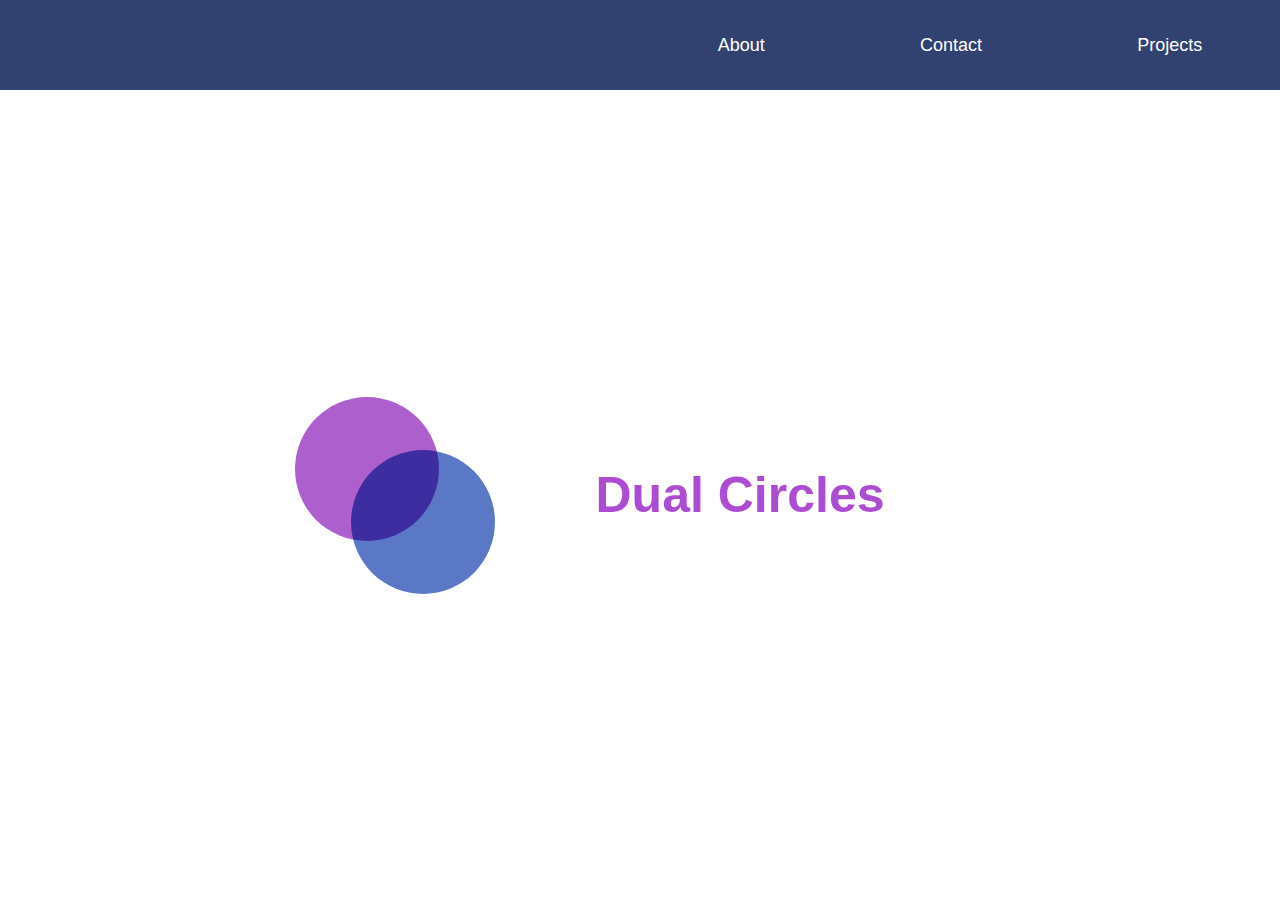
<file: Animated Responsive Navbar/index.html>
<!DOCTYPE html>
<html lang="en">

<head>
    <meta charset="UTF-8">
    <meta name="viewport" content="width=device-width, initial-scale=1.0">
    <meta http-equiv="X-UA-Compatible" content="IE=7">
    <link rel="stylesheet" href="./style.css">
    <title>Animated Responsive Navbar</title>
</head>

<body>
    <nav>
        <div class="hamburger">
            <div class="line"></div>
            <div class="line"></div>
            <div class="line"></div>
        </div>
        <ul class="nav-links">
            <li><a href="#">About</a></li>
            <li><a href="#">Contact</a></li>
            <li><a href="#">Projects</a></li>
        </ul>
    </nav>
    <section class="landing">
        <img src="./circles.svg" alt="circles" srcset="">
        <h1>Dual Circles</h1>
    </section>
    <script src="app.js"></script>
</body>

</html>
</file>
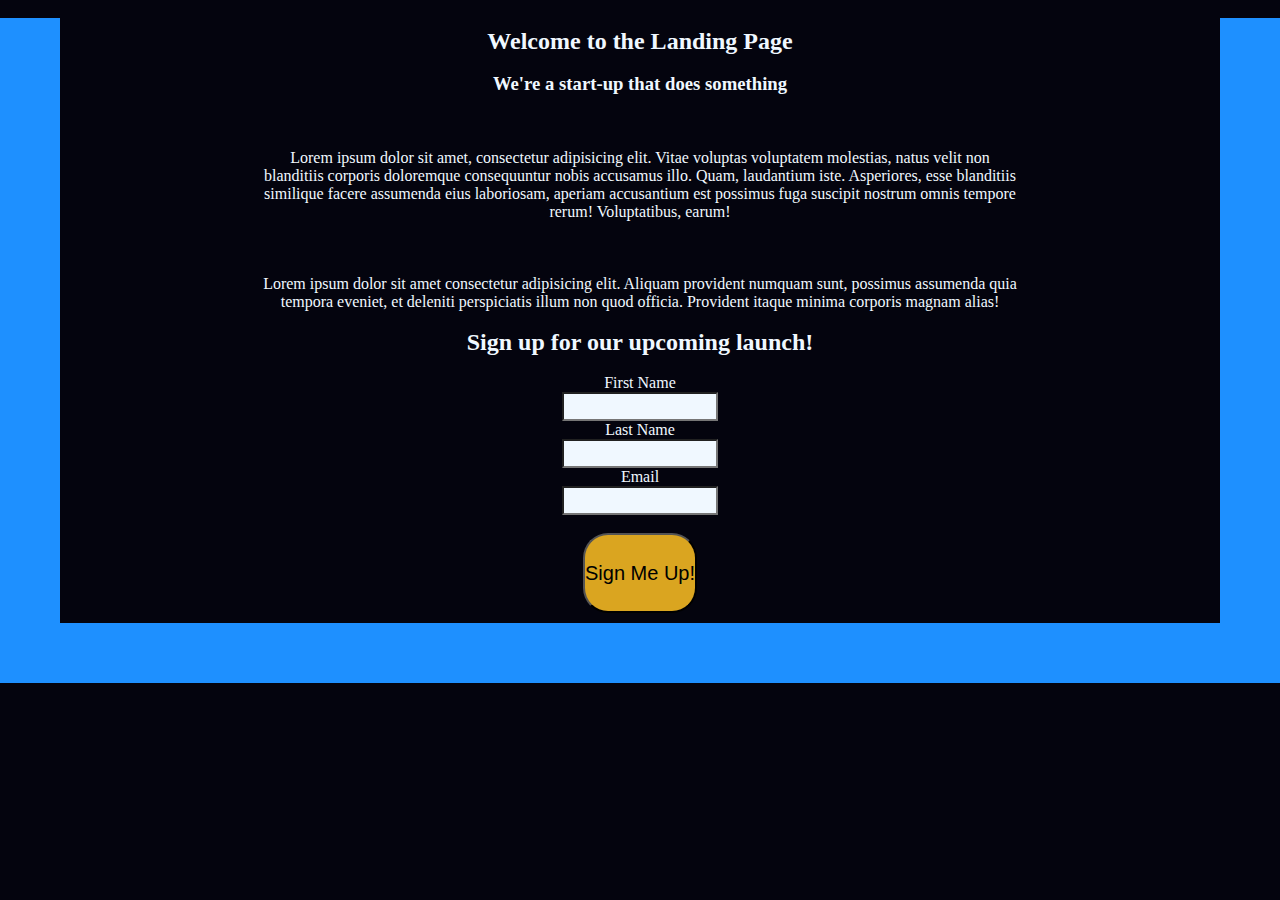
<file: Capstone Project 1/index.html>
<!DOCTYPE html>
<html lang="en">

<head>
    <meta charset="UTF-8">
    <meta name="viewport" content="width=device-width, initial-scale=1.0">
    <link rel="stylesheet" href="style.css">
    <title>Landing Page</title>
</head>

<body>
    <br>
    <div class="nb">
        <h2 id="txt1">Welcome to the Landing Page</h2><br>
        <h3 id="txt2">We're a start-up that does something</h3><br><br><br>
        <p class="txt3">Lorem ipsum dolor sit amet, consectetur adipisicing elit. Vitae voluptas voluptatem molestias,
            natus velit non blanditiis corporis doloremque consequuntur nobis accusamus illo. Quam, laudantium iste.
            Asperiores, esse blanditiis similique facere assumenda eius laboriosam, aperiam accusantium est possimus
            fuga suscipit nostrum omnis tempore rerum! Voluptatibus, earum!</p><br><br><br>
        <p class="txt3">Lorem ipsum dolor sit amet consectetur adipisicing elit. Aliquam provident numquam sunt,
            possimus assumenda quia tempora eveniet, et deleniti perspiciatis illum non quod officia. Provident itaque
            minima corporis magnam alias!</p><br>
        <h2>Sign up for our upcoming launch!</h2>
        <br>
        <form action="dest.html">
            <label for="fname">First Name</label><br>
            <input type="text" id="fname"><br>

            <label for="lname">Last Name</label><br>
            <input type="text" id="lname"><br>

            <label for="email">Email</label><br>
            <input type="email" id="email"><br><br>
            <input type="submit" id="btn" value="Sign Me Up!">
        </form>
    </div>
</body>

</html>
</file>
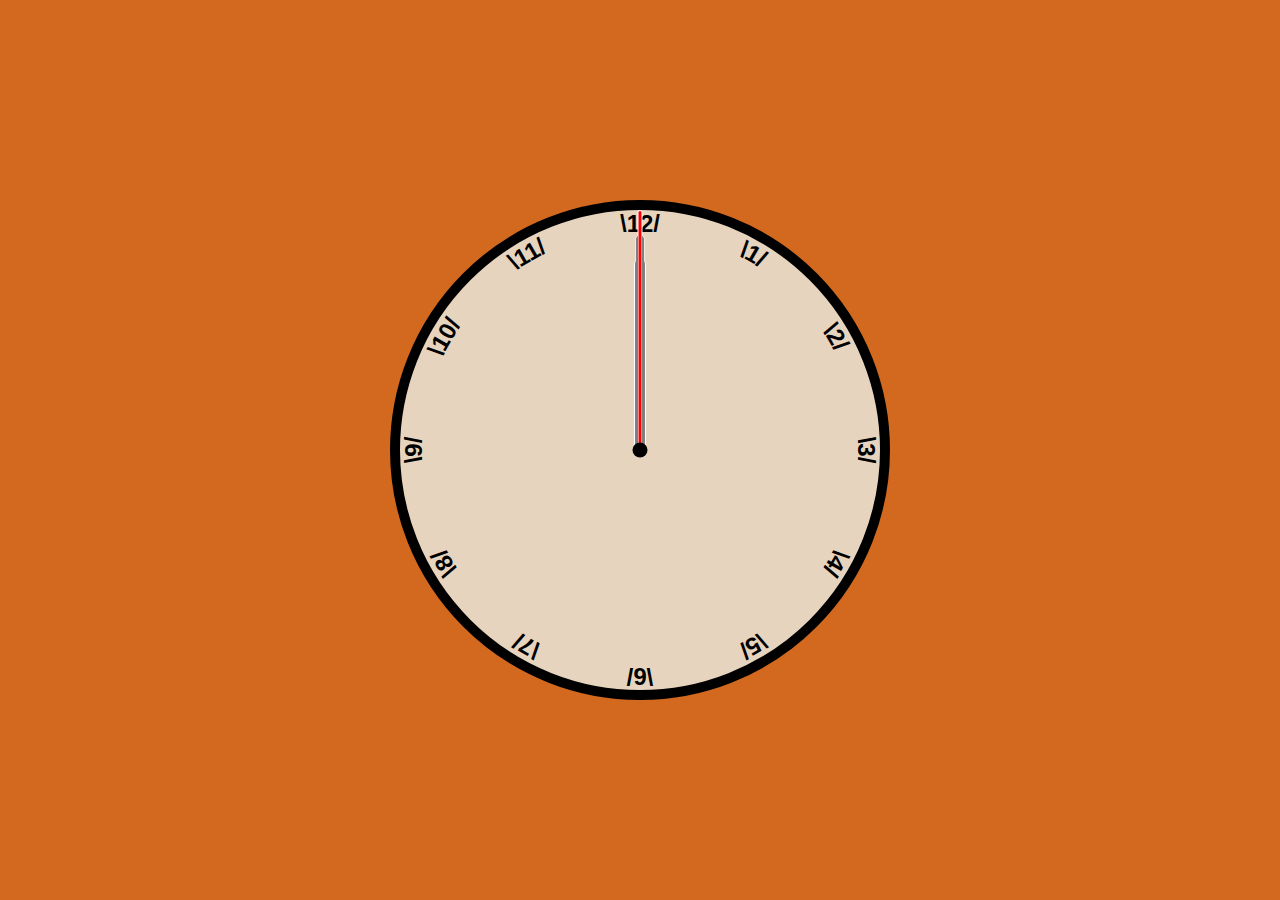
<file: Clock/index.html>
<!DOCTYPE html>
<html lang="en">

<head>
    <meta charset="UTF-8">
    <meta http-equiv="X-UA-Compatible" content="IE=edge">
    <meta name="viewport" content="width=device-width, initial-scale=1.0">
    <link rel="stylesheet" href="style.css">
    <script src="script.js"></script>
    <title>Clock</title>
</head>

<body>
    <div class="clock">
        <div class="hand hour data-hour-hand"></div>
        <div class="hand minute data-minute-hand"></div>
        <div class="hand second data-second-hand"></div>
        <!-- <div class="number number1">1</div> -->
        <!-- div.number.number$*12{$}  -->
        <div class="number number1">\1/</div>
        <div class="number number2">\2/</div>
        <div class="number number3">\3/</div>
        <div class="number number4">\4/</div>
        <div class="number number5">\5/</div>
        <div class="number number6">\6/</div>
        <div class="number number7">\7/</div>
        <div class="number number8">\8/</div>
        <div class="number number9">\9/</div>
        <div class="number number10">\10/</div>
        <div class="number number11">\11/</div>
        <div class="number number12">\12/</div>
    </div>
</body>

</html>
</file>
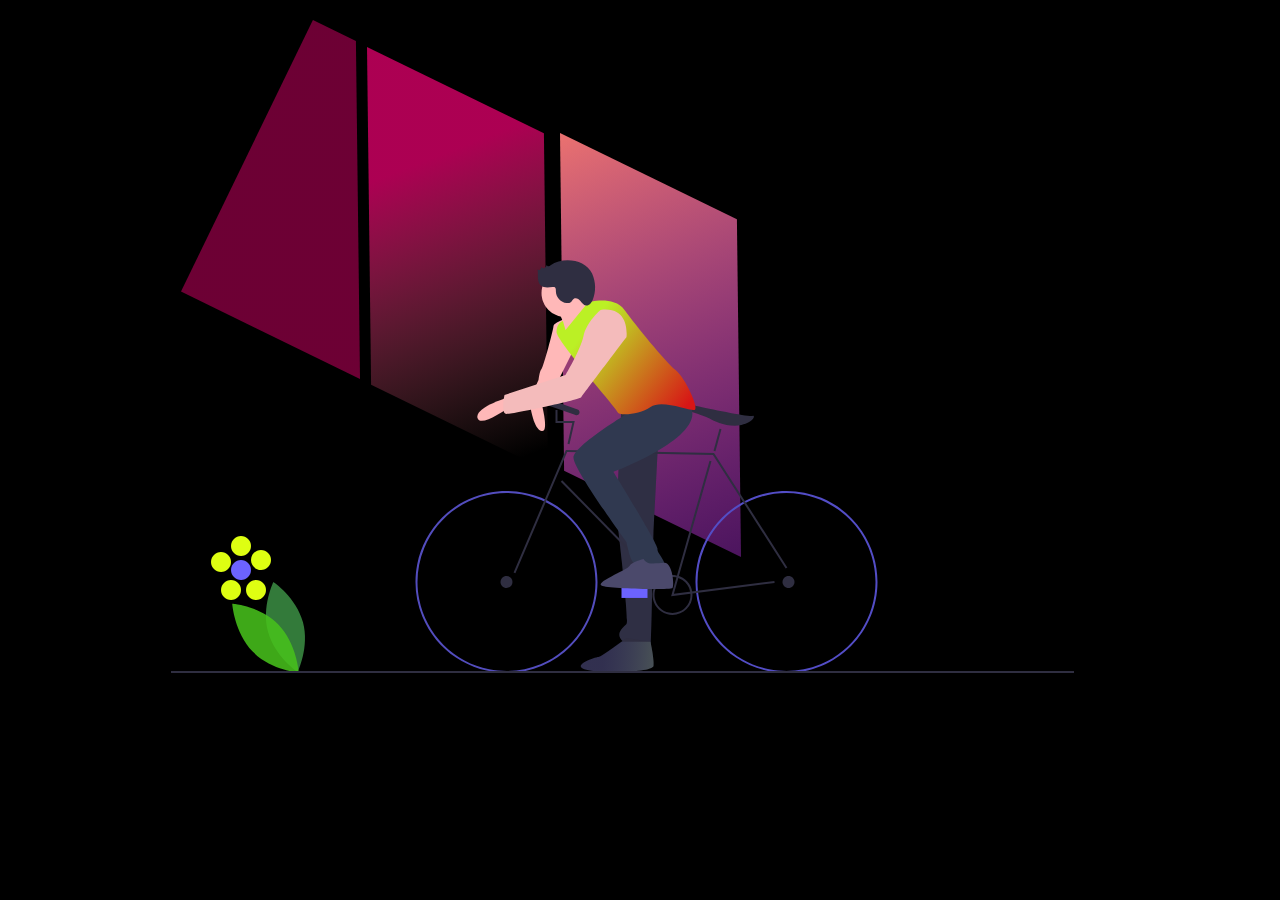
<file: Man On Bike/index.html>
<!DOCTYPE html>
<html lang="en">

<head>
    <meta charset="UTF-8">
    <meta name="viewport" content="width=device-width, initial-scale=1.0">
    <title>Biking</title>
    <link rel="stylesheet" href="style.css">
</head>

<body>
    <div class="short">
        <svg width="938" height="654" viewBox="0 0 938 654" fill="none" xmlns="http://www.w3.org/2000/svg">
            <g id="undraw_biking_kc4f 1">
                <path id="back2" d="M196 27L200.094 364.814L377 451L372.906 113.187L196 27Z"
                    fill="url(#paint0_linear)" />
                <path id="back3" d="M141.922 0L10 271.568L189 359L184.914 20.9991L141.922 0Z" fill="url(#paint1_linear)"
                    fill-opacity="0.63" />
                <g id="back1" filter="url(#filter0_d)">
                    <path d="M389 113L393.094 450.813L570 537L565.906 199.187L389 113Z" fill="url(#paint2_linear)" />
                </g>
                <path id="Vector"
                    d="M97.0191 611.755C103.705 636.608 126.606 652 126.606 652C126.606 652 138.667 627.098 131.981 602.245C125.295 577.392 102.394 562 102.394 562C102.394 562 90.3331 586.902 97.0191 611.755Z"
                    fill="#337A3A" />
                <path id="Vector_2"
                    d="M107.332 604.445C125.704 623.35 127.765 652.23 127.765 652.23C127.765 652.23 100.039 650.46 81.6676 631.555C63.296 612.65 61.2353 583.77 61.2353 583.77C61.2353 583.77 88.9608 585.54 107.332 604.445Z"
                    fill="#47C11B" fill-opacity="0.87" />
                <g id="left_wheel">
                    <path id="left_wheel_2"
                        d="M335.5 652.944C317.502 652.944 299.908 647.607 284.943 637.608C269.978 627.609 258.315 613.397 251.427 596.769C244.539 580.141 242.737 561.844 246.249 544.191C249.76 526.539 258.427 510.324 271.153 497.598C283.88 484.871 300.094 476.204 317.747 472.693C335.399 469.182 353.696 470.984 370.324 477.871C386.952 484.759 401.165 496.423 411.164 511.388C421.163 526.352 426.5 543.946 426.5 561.944C426.473 586.071 416.877 609.201 399.817 626.261C382.757 643.321 359.626 652.917 335.5 652.944ZM335.5 472.944C317.897 472.944 300.69 478.164 286.054 487.944C271.418 497.723 260.011 511.623 253.275 527.886C246.539 544.148 244.776 562.043 248.21 579.307C251.644 596.572 260.121 612.43 272.567 624.877C285.014 637.324 300.873 645.8 318.137 649.234C335.401 652.668 353.296 650.906 369.559 644.17C385.821 637.434 399.721 626.026 409.501 611.39C419.28 596.754 424.5 579.547 424.5 561.944C424.473 538.348 415.088 515.726 398.403 499.041C381.718 482.356 359.096 472.971 335.5 472.944V472.944Z"
                        fill="url(#paint3_linear)" />
                </g>
                <g id="right_wheel">
                    <path id="right_wheel_2"
                        d="M615.5 652.944C597.502 652.944 579.908 647.607 564.943 637.608C549.978 627.609 538.315 613.397 531.427 596.769C524.539 580.141 522.737 561.844 526.249 544.191C529.76 526.539 538.427 510.324 551.153 497.598C563.88 484.871 580.095 476.204 597.747 472.693C615.399 469.182 633.696 470.984 650.324 477.871C666.952 484.759 681.165 496.423 691.164 511.388C701.163 526.352 706.5 543.946 706.5 561.944C706.473 586.071 696.877 609.201 679.817 626.261C662.757 643.321 639.626 652.917 615.5 652.944ZM615.5 472.944C597.897 472.944 580.69 478.164 566.054 487.944C551.418 497.723 540.011 511.623 533.275 527.886C526.538 544.148 524.776 562.043 528.21 579.307C531.644 596.572 540.121 612.43 552.567 624.877C565.014 637.324 580.873 645.8 598.137 649.234C615.401 652.668 633.296 650.906 649.559 644.17C665.821 637.434 679.721 626.026 689.501 611.39C699.28 596.754 704.5 579.547 704.5 561.944C704.473 538.348 695.088 515.726 678.403 499.041C661.718 482.356 639.096 472.971 615.5 472.944Z"
                        fill="url(#paint4_linear)" />
                </g>
                <g id="man_on_bike">
                    <path id="Vector_3"
                        d="M450.5 382.945L445.5 494.944C445.5 494.944 458.5 600.944 455.5 603.944C452.5 606.944 444.5 612.944 450.5 619.944C456.5 626.944 478.5 631.944 479.5 627.944C480.5 623.944 482.5 509.944 482.5 509.944L489.5 374.945L450.5 382.945Z"
                        fill="#2F2E41" />
                    <path id="Vector_4" opacity="0.2"
                        d="M450.5 382.945L445.5 494.944C445.5 494.944 458.5 600.944 455.5 603.944C452.5 606.944 444.5 612.944 450.5 619.944C456.5 626.944 478.5 631.944 479.5 627.944C480.5 623.944 482.5 509.944 482.5 509.944L489.5 374.945L450.5 382.945Z"
                        fill="#303950" />
                    <path id="Vector_5"
                        d="M455.5 617.944C455.5 617.944 430.5 636.944 427.5 636.944C424.5 636.944 397.5 645.944 416.5 649.944C435.5 653.944 481.5 651.944 482.5 645.944C483.5 639.944 479.5 621.736 479.5 621.736L455.5 617.944Z"
                        fill="#2F2E41" />
                    <g id="Vector_6">
                        <path id="Vector_7"
                            d="M450 621.736C450 621.736 430.5 636.944 427.5 636.944C424.5 636.944 397.5 645.944 416.5 649.944C435.5 653.944 481.5 651.944 482.5 645.944C483.5 639.944 479.5 621.736 479.5 621.736H450Z"
                            fill="url(#paint5_linear)" fill-opacity="0.2" />
                    </g>
                    <path id="Vector_8"
                        d="M393.5 298.945C393.5 298.945 382.5 302.945 382.5 305.945C382.5 308.945 372.5 346.945 370.5 348.945C368.5 350.945 367.5 359.945 367.5 359.945C367.5 359.945 357.5 382.945 359.5 382.945C361.5 382.945 378.5 378.945 379.5 382.945C380.5 386.945 388.5 357.945 388.5 357.945L405.5 323.945L393.5 298.945Z"
                        fill="#FFB8B8" />
                    <path id="Vector_9"
                        d="M359.5 386.945C359.5 386.945 362.5 408.944 370.5 410.944C378.5 412.944 370.5 382.945 370.5 382.945L359.5 386.945Z"
                        fill="#FFB8B8" />
                    <path id="Vector_10"
                        d="M385.5 286.945C385.5 286.945 391.5 299.945 394.5 306.945C397.5 313.945 425.5 288.945 425.5 288.945C425.5 288.945 410.5 277.945 410.5 272.945C410.5 267.945 385.5 286.945 385.5 286.945Z"
                        fill="#FFB8B8" />
                    <path id="Vector_11"
                        d="M335.5 567.945C338.814 567.945 341.5 565.258 341.5 561.945C341.5 558.631 338.814 555.945 335.5 555.945C332.186 555.945 329.5 558.631 329.5 561.945C329.5 565.258 332.186 567.945 335.5 567.945Z"
                        fill="#2F2E41" />
                    <path id="Vector_12"
                        d="M617.5 567.945C620.814 567.945 623.5 565.258 623.5 561.945C623.5 558.631 620.814 555.945 617.5 555.945C614.186 555.945 611.5 558.631 611.5 561.945C611.5 565.258 614.186 567.945 617.5 567.945Z"
                        fill="#2F2E41" />
                    <path id="Vector_13"
                        d="M344.42 553.337L342.58 552.552L394.845 429.931L543.055 432.955L543.342 433.405L616.342 547.405L614.658 548.484L541.945 434.934L396.155 431.958L344.42 553.337Z"
                        fill="#2F2E41" />
                    <path id="Vector_14"
                        d="M500.125 576.128L538.538 440.672L540.462 441.217L502.875 573.761L603.374 560.952L603.626 562.937L500.125 576.128Z"
                        fill="#2F2E41" />
                    <path id="Vector_15"
                        d="M391.214 460.244L389.786 461.645L492.786 566.645L494.214 565.244L391.214 460.244Z"
                        fill="#2F2E41" />
                    <path id="Vector_16" d="M548.53 408.68L542.54 430.683L544.47 431.208L550.46 409.206L548.53 408.68Z"
                        fill="#2F2E41" />
                    <path id="Vector_17"
                        d="M398.476 424.166L396.524 423.723L401.247 402.945H384.5V389.945H386.5V400.945H403.753L398.476 424.166Z"
                        fill="#2F2E41" />
                    <path id="Vector_18"
                        d="M512.5 388.944C512.5 388.944 512.5 382.945 525.5 385.945C538.5 388.945 578.5 396.944 581.5 395.944C584.5 394.944 583.5 401.944 570.5 404.944C557.5 407.944 542.5 400.944 539.5 398.944C536.5 396.944 512.5 388.944 512.5 388.944Z"
                        fill="#2F2E41" />
                    <path id="Vector_19" d="M476.5 567.945H450.5V577.945H476.5V567.945Z" fill="#6C63FF" />
                    <path id="Vector_20"
                        d="M501.5 594.944C497.544 594.944 493.678 593.771 490.389 591.574C487.1 589.376 484.536 586.253 483.022 582.598C481.509 578.944 481.113 574.922 481.884 571.043C482.656 567.163 484.561 563.599 487.358 560.802C490.155 558.005 493.719 556.1 497.598 555.329C501.478 554.557 505.499 554.953 509.154 556.467C512.808 557.981 515.932 560.544 518.129 563.833C520.327 567.122 521.5 570.989 521.5 574.944C521.494 580.247 519.385 585.331 515.636 589.08C511.886 592.829 506.802 594.939 501.5 594.944V594.944ZM501.5 556.944C497.94 556.944 494.46 558 491.5 559.978C488.54 561.956 486.233 564.767 484.87 568.056C483.508 571.345 483.151 574.964 483.846 578.456C484.54 581.948 486.255 585.155 488.772 587.672C491.289 590.19 494.497 591.904 497.988 592.599C501.48 593.293 505.099 592.937 508.388 591.574C511.677 590.212 514.489 587.905 516.466 584.945C518.444 581.985 519.5 578.504 519.5 574.944C519.494 570.172 517.596 565.597 514.222 562.223C510.847 558.848 506.272 556.95 501.5 556.944Z"
                        fill="#2F2E41" />
                    <path id="Vector_21"
                        d="M394.5 296.945C407.755 296.945 418.5 286.199 418.5 272.945C418.5 259.69 407.755 248.945 394.5 248.945C381.245 248.945 370.5 259.69 370.5 272.945C370.5 286.199 381.245 296.945 394.5 296.945Z"
                        fill="#FFB8B8" />
                    <path id="Vector_22"
                        d="M470.5 384.945C470.5 384.945 401.5 424.944 402.5 437.944C403.5 450.944 455.5 521.944 455.5 521.944C455.5 521.944 459.5 542.944 463.5 542.944C467.5 542.944 492.5 551.944 493.5 545.944C494.5 539.944 485.5 532.944 486.5 528.944C487.5 524.944 442.5 451.944 442.5 451.944C442.5 451.944 538.807 415.945 518.654 384.945C498.5 353.945 470.5 384.945 470.5 384.945Z"
                        fill="url(#paint6_linear)" />
                    <path id="Vector_23"
                        d="M472.5 538.944C472.5 538.944 460.5 541.944 458.5 545.944C456.5 549.944 421.5 562.944 431.5 565.944C441.5 568.944 499.5 569.944 501.5 567.944C503.5 565.944 501.5 542.732 493.5 542.838C485.5 542.944 476.5 545.944 472.5 538.944Z"
                        fill="url(#paint7_linear)" />
                    <path id="Vector_24"
                        d="M394.5 309.945L417 282.445C417 282.445 442.5 274.945 453.5 289.945C464.5 304.945 494.5 341.945 504.5 349.945C514.5 357.945 528.5 388.944 523.5 389.944C518.5 390.944 490.5 378.945 479.5 386.945C468.5 394.945 447.5 395.944 446.5 391.944C445.5 387.944 385.5 320.945 385.5 311.945C385.5 302.945 391.894 301.013 391.894 301.013L394.5 309.945Z"
                        fill="url(#paint8_linear)" />
                    <path id="Vector_25"
                        d="M406.585 389.449L376.415 378.783C374.853 378.231 373.139 379.049 372.587 380.611C372.034 382.173 372.853 383.887 374.415 384.44L404.585 395.106C406.147 395.658 407.861 394.84 408.413 393.278C408.966 391.716 408.147 390.002 406.585 389.449Z"
                        fill="#2F2E41" />
                    <path id="Vector_26"
                        d="M338.5 376.945C338.5 376.945 303.5 386.944 306.5 397.944C309.5 408.944 341.5 384.945 341.5 384.945L338.5 376.945Z"
                        fill="#FFB8B8" />
                    <path id="Vector_27"
                        d="M429.5 289.945C429.5 289.945 415.5 301.945 412.5 315.945C409.5 329.945 394.5 354.945 394.5 354.945L333.5 374.945C333.5 374.945 329.5 393.944 335.5 393.944C341.5 393.944 408.5 379.945 410.5 376.945C412.5 373.945 455.5 316.945 455.5 316.945C455.5 316.945 459.5 285.945 429.5 289.945Z"
                        fill="#F4BBBB" />
                </g>
                <g id="head">
                    <path id="head_2"
                        d="M379.594 245.166C379.002 245.675 378.294 246.031 377.532 246.2C377.15 246.269 376.756 246.183 376.437 245.961C376.117 245.74 375.898 245.402 375.828 245.02C375.387 246.243 374.568 247.294 373.489 248.019C372.344 248.616 370.573 248.116 370.408 246.835C370.241 247.807 369.811 248.716 369.164 249.461C368.827 249.817 368.363 250.027 367.873 250.043C367.382 250.059 366.905 249.882 366.545 249.548C367.047 252.289 366.737 255.107 366.895 257.889C367.052 260.67 367.794 263.619 369.895 265.448C372.96 268.116 377.569 267.458 381.6 266.952C382.21 266.824 382.843 266.859 383.435 267.052C384.944 267.696 384.876 269.797 384.896 271.438C385.019 274.317 386.159 277.058 388.112 279.177C390.065 281.295 392.706 282.653 395.566 283.008C397.166 283.255 398.799 282.857 400.105 281.9C401.25 280.93 401.834 279.349 403.146 278.62C405.28 277.434 407.867 279.164 409.427 281.041C410.987 282.918 412.525 285.228 414.941 285.571C418.137 286.026 420.571 282.769 421.766 279.769C423.413 275.566 424.203 271.075 424.087 266.562C423.972 262.048 422.954 257.603 421.093 253.49C414.42 238.943 391.624 236.642 379.594 245.166Z"
                        fill="#2F2E41" />
                </g>
                <g id="glow">
                    <path id="Vector_28"
                        d="M70 536C75.5228 536 80 531.523 80 526C80 520.477 75.5228 516 70 516C64.4772 516 60 520.477 60 526C60 531.523 64.4772 536 70 536Z"
                        fill="#DEFF12" />
                    <path id="Vector_29"
                        d="M60 580C65.5228 580 70 575.523 70 570C70 564.477 65.5228 560 60 560C54.4772 560 50 564.477 50 570C50 575.523 54.4772 580 60 580Z"
                        fill="#DEFF12" />
                    <path id="Vector_30"
                        d="M70 560C75.5228 560 80 555.523 80 550C80 544.477 75.5228 540 70 540C64.4772 540 60 544.477 60 550C60 555.523 64.4772 560 70 560Z"
                        fill="#6C63FF" />
                    <path id="Vector_31"
                        d="M90 550C95.5228 550 100 545.523 100 540C100 534.477 95.5228 530 90 530C84.4771 530 80 534.477 80 540C80 545.523 84.4772 550 90 550Z"
                        fill="#DEFF12" />
                    <path id="Vector_32"
                        d="M50 552C55.5228 552 60 547.523 60 542C60 536.477 55.5228 532 50 532C44.4772 532 40 536.477 40 542C40 547.523 44.4772 552 50 552Z"
                        fill="#DEFF12" />
                    <path id="Vector_33"
                        d="M85 580C90.5228 580 95 575.523 95 570C95 564.477 90.5228 560 85 560C79.4772 560 75 564.477 75 570C75 575.523 79.4772 580 85 580Z"
                        fill="#DEFF12" />
                </g>
                <path id="Vector_34" d="M903 651H0V653H903V651Z" fill="#2F2E41" />
            </g>
            <defs>
                <filter id="filter0_d" x="385" y="113" width="189" height="432" filterUnits="userSpaceOnUse"
                    color-interpolation-filters="sRGB">
                    <feFlood flood-opacity="0" result="BackgroundImageFix" />
                    <feColorMatrix in="SourceAlpha" type="matrix" values="0 0 0 0 0 0 0 0 0 0 0 0 0 0 0 0 0 0 127 0" />
                    <feOffset dy="4" />
                    <feGaussianBlur stdDeviation="2" />
                    <feColorMatrix type="matrix" values="0 0 0 0 0 0 0 0 0 0 0 0 0 0 0 0 0 0 0.25 0" />
                    <feBlend mode="normal" in2="BackgroundImageFix" result="effect1_dropShadow" />
                    <feBlend mode="normal" in="SourceGraphic" in2="effect1_dropShadow" result="shape" />
                </filter>
                <linearGradient id="paint0_linear" x1="199.007" y1="31.0048" x2="356.976" y2="435.861"
                    gradientUnits="userSpaceOnUse">
                    <stop offset="0.28125" stop-color="#EC0071" stop-opacity="0.73" />
                    <stop offset="1" stop-color="#E08585" stop-opacity="0" />
                </linearGradient>
                <linearGradient id="paint1_linear" x1="143.71" y1="7.0017" x2="188.84" y2="347.052"
                    gradientUnits="userSpaceOnUse">
                    <stop offset="0.171875" stop-color="#EC0071" stop-opacity="0.73" />
                    <stop offset="1" stop-color="#EC0071" stop-opacity="0.73" />
                </linearGradient>
                <linearGradient id="paint2_linear" x1="389.018" y1="119.79" x2="569.983" y2="542.636"
                    gradientUnits="userSpaceOnUse">
                    <stop stop-color="#E87070" />
                    <stop offset="1" stop-color="#A82DD3" stop-opacity="0.44" />
                </linearGradient>
                <linearGradient id="paint3_linear" x1="335.5" y1="470.944" x2="335.5" y2="652.944"
                    gradientUnits="userSpaceOnUse">
                    <stop offset="0.9999" stop-color="#534DBE" />
                    <stop offset="1" stop-color="#706E8E" stop-opacity="0" />
                </linearGradient>
                <linearGradient id="paint4_linear" x1="615.5" y1="470.944" x2="615.5" y2="652.944"
                    gradientUnits="userSpaceOnUse">
                    <stop offset="0.9999" stop-color="#534DC6" />
                    <stop offset="1" stop-color="#2F2E41" stop-opacity="0" />
                </linearGradient>
                <linearGradient id="paint5_linear" x1="425" y1="643" x2="483" y2="647" gradientUnits="userSpaceOnUse">
                    <stop offset="0.109375" stop-color="#4B43D6" stop-opacity="0.49" />
                    <stop offset="1" stop-color="#B3E6AB" stop-opacity="0.97" />
                </linearGradient>
                <linearGradient id="paint6_linear" x1="461.958" y1="371.167" x2="461.958" y2="548.007"
                    gradientUnits="userSpaceOnUse">
                    <stop offset="0.791667" stop-color="#303950" />
                    <stop offset="0.9999" stop-color="#303950" />
                    <stop offset="1" stop-color="#2F2E41" stop-opacity="0" />
                </linearGradient>
                <linearGradient id="paint7_linear" x1="465.964" y1="538.944" x2="465.964" y2="568.985"
                    gradientUnits="userSpaceOnUse">
                    <stop offset="0.9999" stop-color="#4B496B" />
                    <stop offset="1" stop-color="#332E93" stop-opacity="0" />
                </linearGradient>
                <linearGradient id="paint8_linear" x1="409" y1="304" x2="525" y2="394" gradientUnits="userSpaceOnUse">
                    <stop offset="0.0578029" stop-color="#BBF025" />
                    <stop offset="0.917053" stop-color="#D71616" />
                </linearGradient>
            </defs>
        </svg>
    </div>
</body>

</html>
</file>
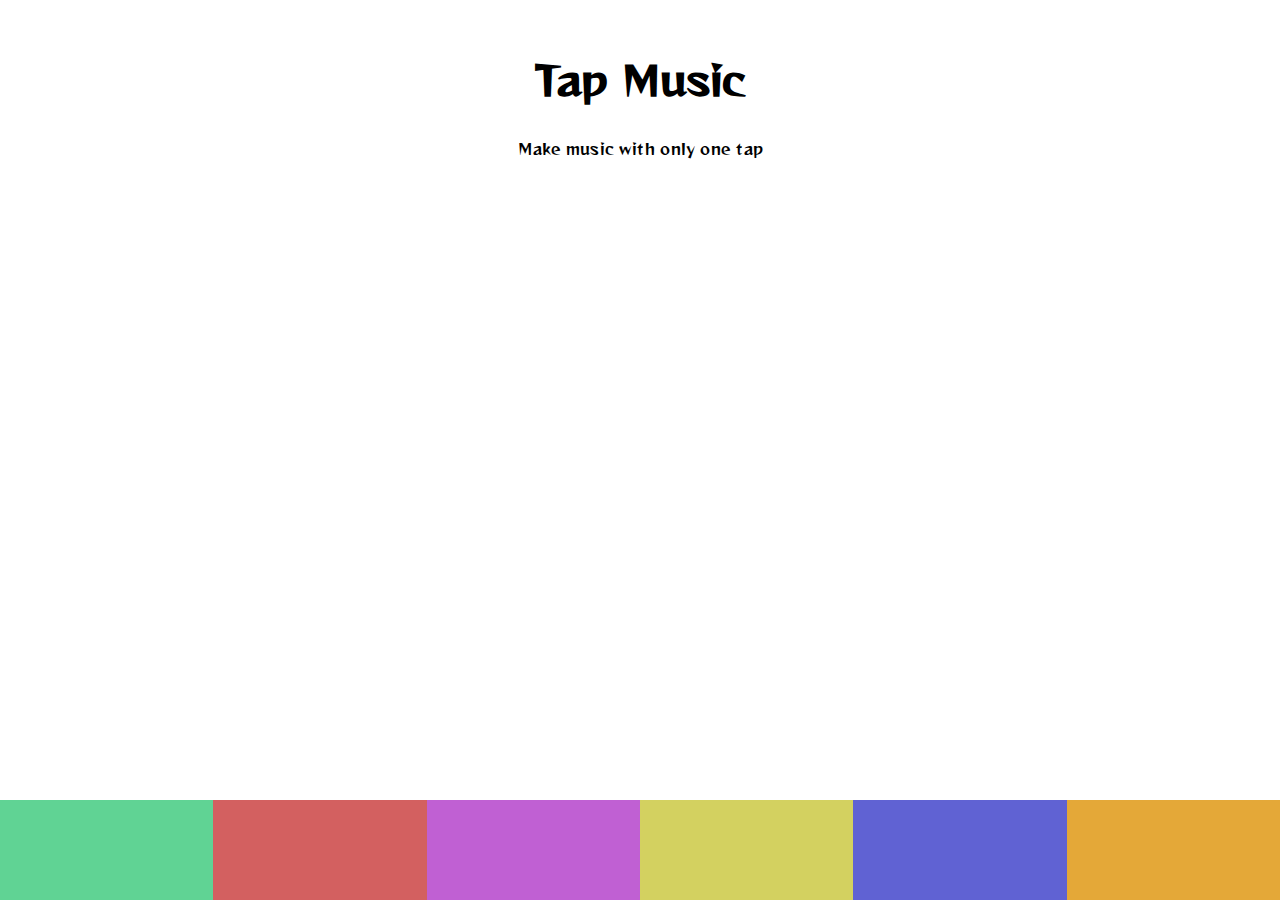
<file: Music Player/index.html>
<!DOCTYPE html>
<html lang="en">

<head>
    <meta charset="UTF-8">
    <meta http-equiv="X-UA-Compatible" content="IE=edge">
    <meta name="viewport" content="width=device-width, initial-scale=1.0">
    <link rel="preconnect" href="https://fonts.gstatic.com">
    <link href="https://fonts.googleapis.com/css2?family=Reggae+One&display=swap" rel="stylesheet">
    <link rel="stylesheet" href="./style.css">
    <title>Tap Music</title>
</head>

<body>
    <div class="app">
        <header>
            <h1>Tap Music</h1>
            <p>Make music with only one tap</p>
        </header>
        <div class="visual">
            <!-- <h1>Visual</h1> -->

        </div>
        <div class="pads">
            <div class="pads1">
                <audio class="sound" src="./sounds/bubbles.mp3"></audio>
            </div>
            <div class="pads2">
                <audio class="sound" src="./sounds/clay.mp3"></audio>
            </div>
            <div class="pads3">
                <audio class="sound" src="./sounds/confetti.mp3"></audio>
            </div>
            <div class="pads4">
                <audio class="sound" src="./sounds/glimmer.mp3"></audio>
            </div>
            <div class="pads5">
                <audio class="sound" src="./sounds/moon.mp3"></audio>
            </div>
            <div class="pads6">
                <audio class="sound" src="./sounds/ufo.mp3"></audio>
            </div>
        </div>
    </div>
    <script src="script.js"></script>
</body>

</html>
</file>
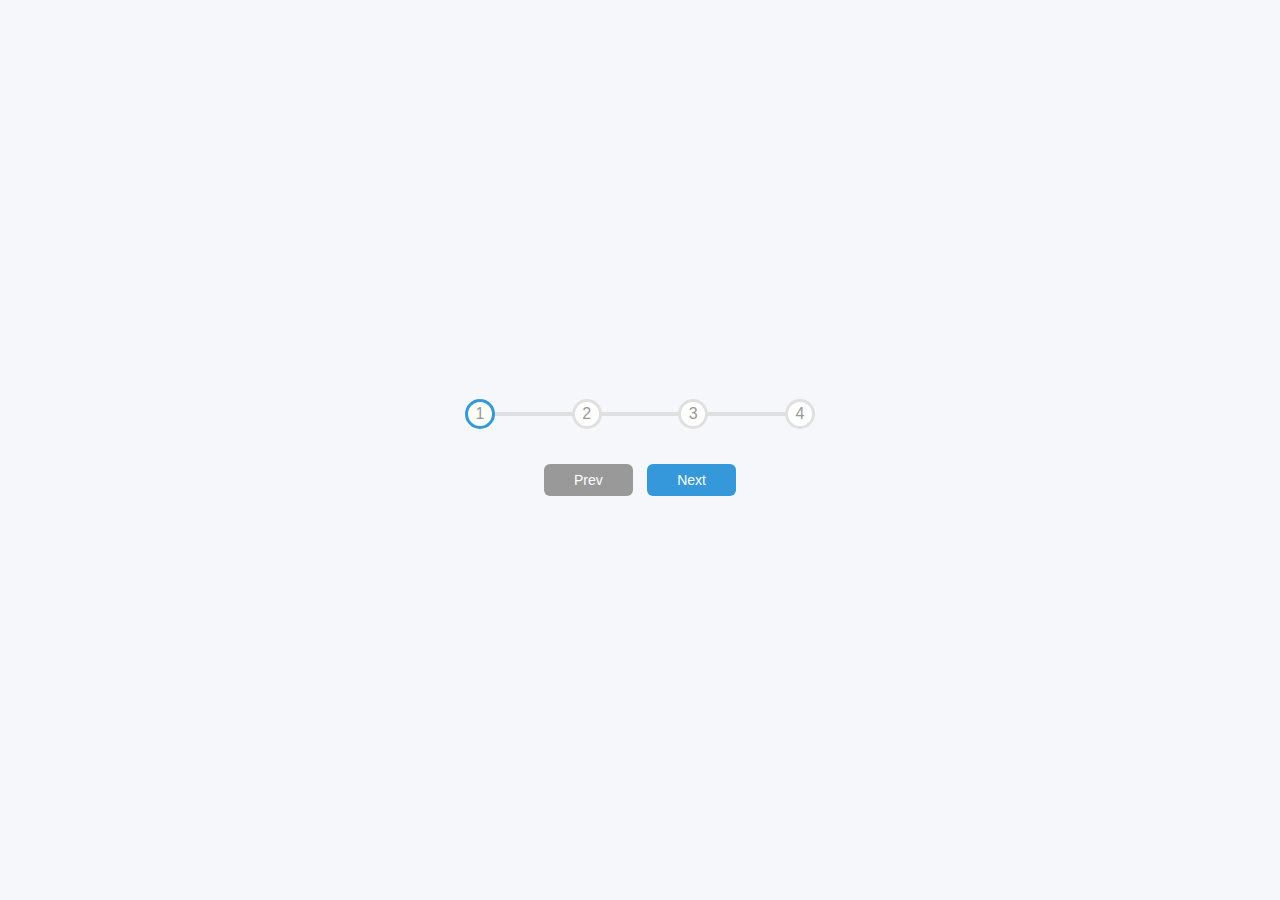
<file: Progress Steps/index.html>
<!DOCTYPE html>
<html lang="en">

<head>
    <meta charset="UTF-8">
    <meta http-equiv="X-UA-Compatible" content="IE=edge">
    <meta name="viewport" content="width=device-width, initial-scale=1.0">
    <link rel="stylesheet" href="style.css">
    <title>Progress Steps</title>
</head>

<body>
    <div class="container">
        <div class="progress-container">
            <div class="progress" id="progress">
            </div>
            <div class="circle active">1</div>
            <div class="circle">2</div>
            <div class="circle">3</div>
            <div class="circle">4</div>
        </div>
        <button class="btn" id="prev" disabled>Prev</button>
        <button class="btn" id="next">Next</button>
    </div>
    <script src="script.js"></script>
</body>

</html>
</file>
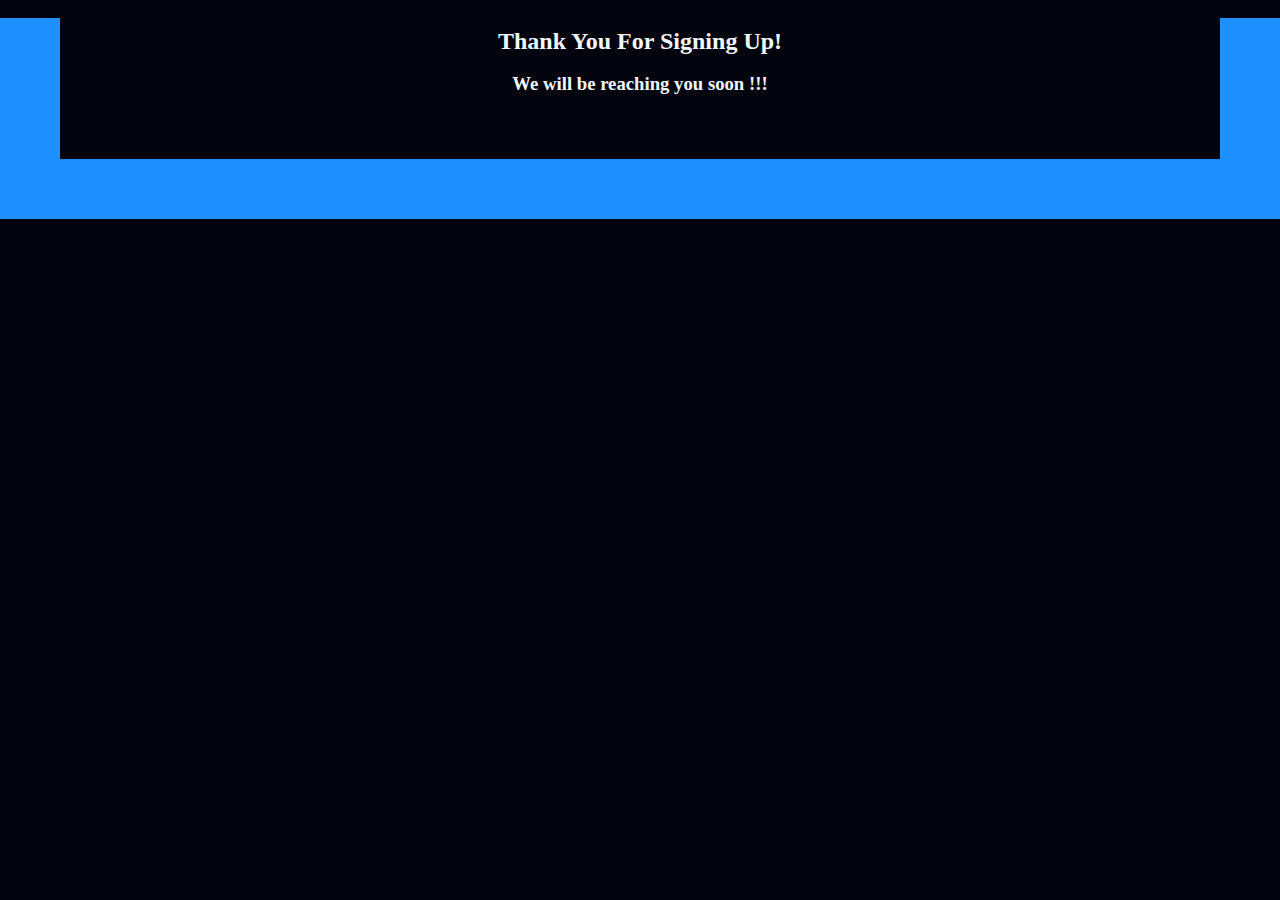
<file: Capstone Project 1/dest.html>
<!DOCTYPE html>
<html lang="en">

<head>
    <meta charset="UTF-8">
    <meta name="viewport" content="width=device-width, initial-scale=1.0">
    <link rel="stylesheet" href="style.css">
    <title>Thank You!</title>
</head>

<body>
    <br>
    <div class="nb">
        <h2 id="txt1">Thank You For Signing Up!</h2><br>
        <h3 id="txt2">We will be reaching you soon !!!</h3><br><br><br>
    </div>
</body>

</html>
</file>
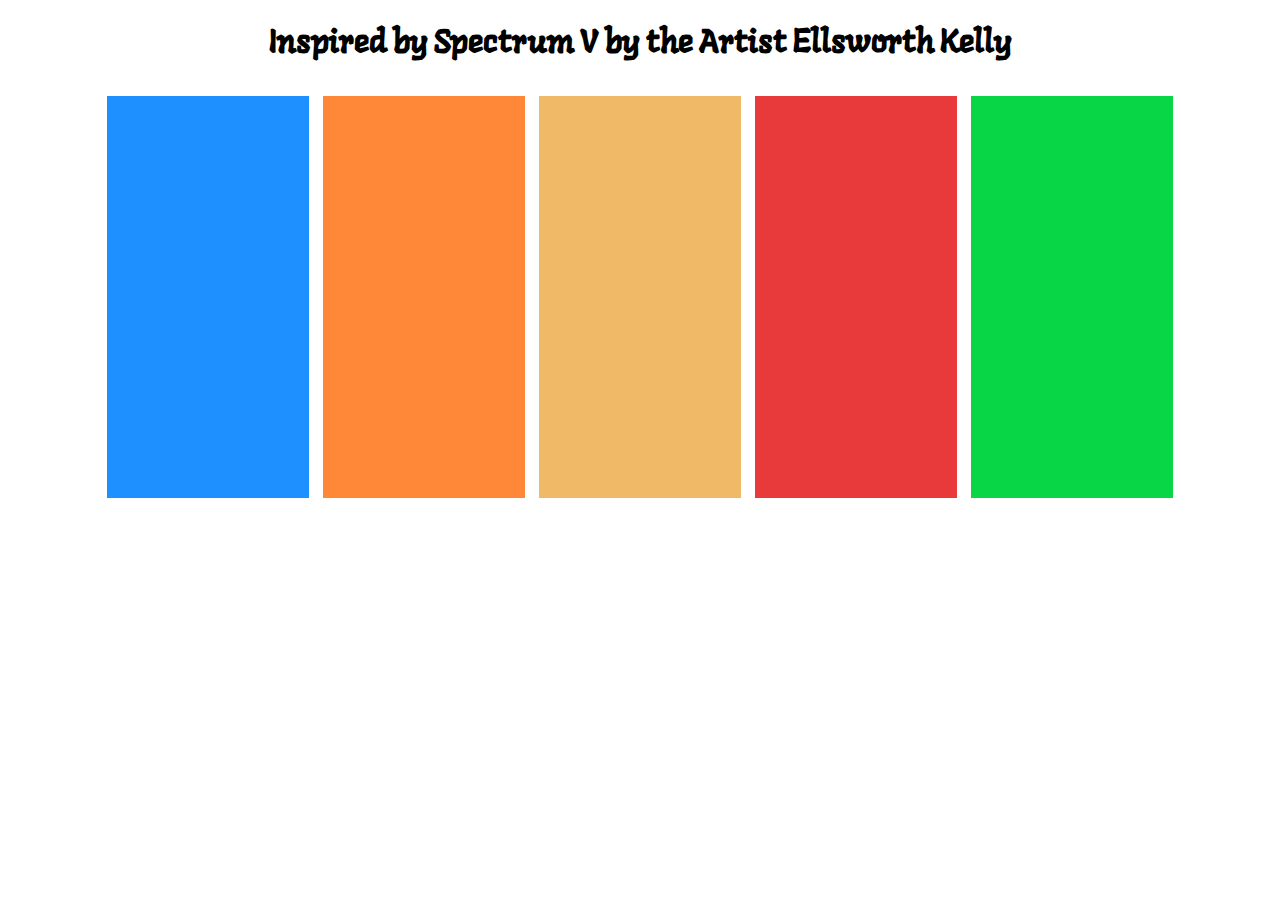
<file: Spectral V/css2.html>
<!DOCTYPE html>
<html lang="en">

<head>
    <meta charset="UTF-8">
    <meta name="viewport" content="width=device-width, initial-scale=1.0">
    <link rel="stylesheet" href="style2.css">
    <link rel="preconnect" href="https://fonts.gstatic.com">
    <link href="https://fonts.googleapis.com/css2?family=Langar&display=swap" rel="stylesheet">
    <title>Spectrum V</title>
</head>

<body>
    <table>
        <h1>Inspired by Spectrum V by the Artist Ellsworth Kelly</h1>
        <tr>
            <td id="c1"></td>
            <td id="c2"></td>
            <td id="c3"></td>
            <td id="c4"></td>
            <td id="c5"></td>
        </tr>
    </table>
</body>

</html>
</file>
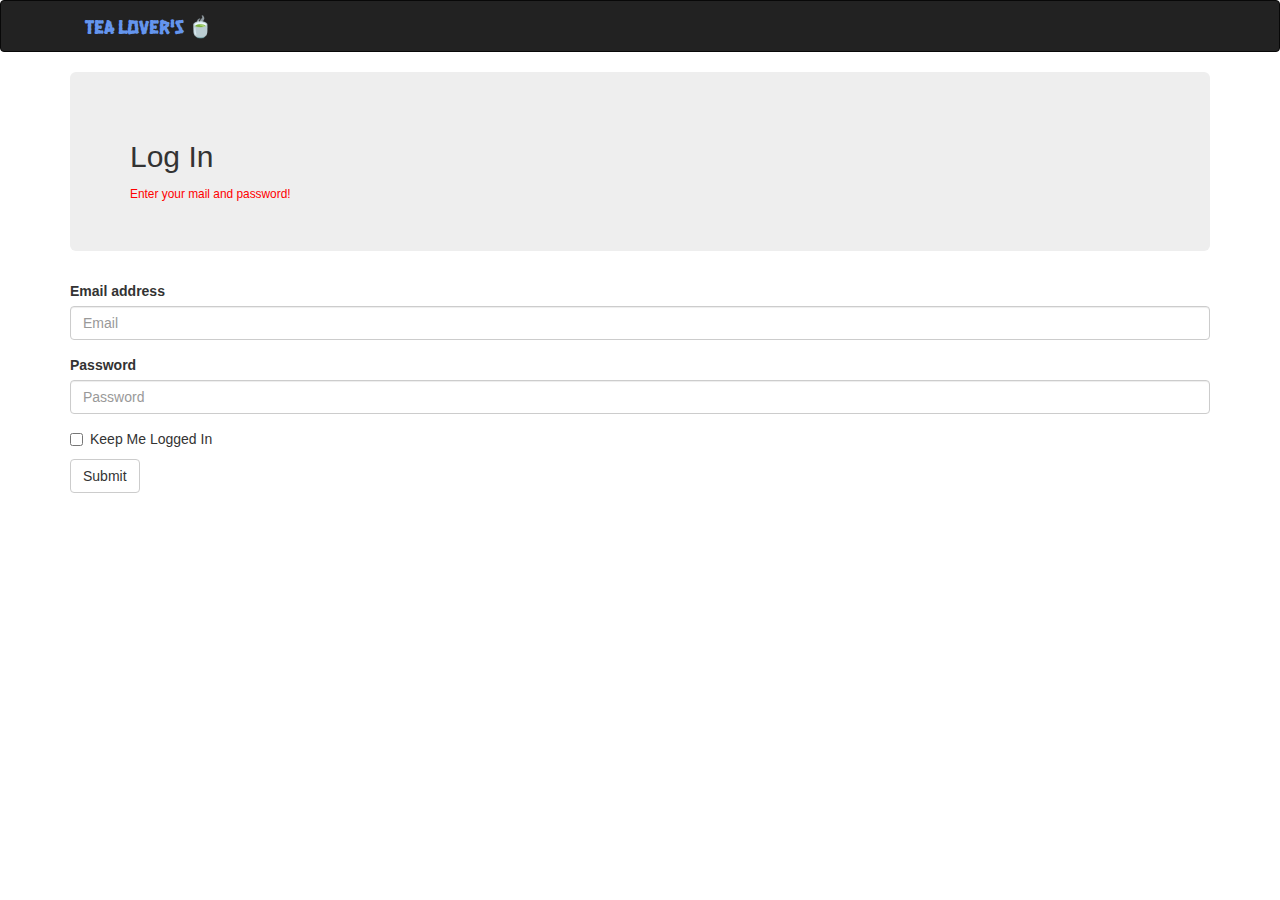
<file: Tea Lover/signup.html>
<!DOCTYPE html>
<html lang="en">

<head>
    <meta charset="UTF-8">
    <meta name="viewport" content="width=device-width, initial-scale=1.0">
    <title>SignUp</title>
    <link rel="stylesheet" href="https://stackpath.bootstrapcdn.com/bootstrap/3.4.1/css/bootstrap.min.css"
        integrity="sha384-HSMxcRTRxnN+Bdg0JdbxYKrThecOKuH5zCYotlSAcp1+c8xmyTe9GYg1l9a69psu" crossorigin="anonymous">
    <link rel="preconnect" href="https://fonts.gstatic.com">
    <link href="https://fonts.googleapis.com/css2?family=Hanalei+Fill&family=Marck+Script&display=swap"
        rel="stylesheet">
</head>
<style>
    #up {
        color: cornflowerblue;
        font-family: 'Hanalei Fill', cursive;
        font-size: 20px;
    }

    .jumbotron small {
        color: red;
    }
</style>

<body>
    <nav class="navbar navbar-inverse">
        <div class="container">
            <ul class="nav navbar-nav">
                <li><a href="main.html" id="up">Tea Lover's 🍵</a></li>
            </ul>
        </div>

    </nav>
    <div class="container">
        <div class="jumbotron">
            <h2>Log In</h2>
            <small>Enter your mail and password!</small>
        </div>
        <form action="">
            <div class="form-group">
                <label for="exampleInputEmail1">Email address</label>
                <input type="email" class="form-control" id="exampleInputEmail1" placeholder="Email">
            </div>
            <div class="form-group">
                <label for="exampleInputPassword1">Password</label>
                <input type="password" class="form-control" id="exampleInputPassword1" placeholder="Password">
            </div>
            <div class="checkbox">
                <label for="usercheck">
                    <input type="checkbox" name="usercheck" value="">

                    Keep Me Logged In</label>

            </div>

            <button type="submit" class="btn btn-default" name="button">Submit</button>
        </form>
    </div>
</body>

</html>
</file>
<file: Animated Responsive Navbar/style.css>
* {
    margin: 0;
    padding: 0;
    box-sizing: border-box;
}

body {
    font-family: 'Segoe UI', Tahoma, Geneva, Verdana, sans-serif;
}

nav {
    height: 10vh;
    background: #314270;
}

.nav-links {
    display: flex;
    list-style: none;
    width: 50%;
    /* background-color: aqua; */
    height: 100%;
    justify-content: space-around;
    align-items: center;
    margin-left: auto;
}

.nav-links li a {
    color: white;
    text-decoration: none;
    font-size: 18px;
}

.landing {
    height: 90vh;
    display: flex;
    justify-content: center;
    align-items: center;
    color: #951ac5c7;
}

.landing h1 {
    margin: 100px;
    font-size: 50px;
}


@media screen and (max-width: 768px) {

    /* body {
        /* display: none; 
    }*/
    .nav-links {
        position: fixed;
        background: #314270;
        height: 100vh;
        width: 100vh;
        flex-direction: column;
        /* display: none; */
        clip-path: circle(100px at 90% -10%);
        -webkit-clip-path: circle(100px at 90% -10%);
        transition: all 1s ease-out;
        pointer-events: none;
    }

    .nav-links.open {
        clip-path: circle(100px at 90% -10%);
        -webkit-clip-path: circle(920px at 90% -10%);
        pointer-events: all;
    }

    .hamburger {
        position: absolute;
        cursor: pointer;
        right: 5%;
        top: 58%;
        transform: translate(-4%, -50%);
        z-index: 2;
    }

    .line {
        width: 30px;
        height: 3px;
        background: whitesmoke;
        margin: 5px;
    }

    nav {
        position: relative;
    }

    .landing {
        flex-direction: column;
    }

    .nav-links li {
        opacity: 0;
    }

    .nav-links li a {
        font-size: 25px;
    }

    .nav-links li:nth-child(1) {
        transition: all 0.5s ease 0.2s;
    }

    .nav-links li:nth-child(2) {
        transition: all 0.5s ease 0.4s;
    }

    .nav-links li:nth-child(3) {
        transition: all 0.5s ease 0.6s;
    }

    li.fade {
        opacity: 1;
    }

}
</file>
<file: Capstone Project 1/style.css>
* {
    background-color: rgb(4, 4, 14);
    margin: 0px;
    padding: 0px;
}

.nb {
    border: 60px dodgerblue solid;
    text-align: center;
    color: aliceblue;
    /* width: 50%; */
    padding: 10px 200px 10px 200px;
    border-top: 0px;
}

#fname,
#lname,
#email {
    background-color: aliceblue;
    width: 20%;
    height: 25px;
}

#email {
    padding-bottom: 0px;
}

#btn {
    border-radius: 25px;
    background-color: goldenrod;
    width: 15%;
    height: 80px;
    font-size: 20px;
}
</file>
<file: Clock/style.css>
* {
    box-sizing: border-box;
    margin: 0;
    padding: 0;
    font-family: 'Segoe UI', Tahoma, Geneva, Verdana, sans-serif;
}

body {
    background-color: chocolate;
    display: flex;
    justify-content: center;
    align-items: center;
    min-height: 100vh;
}

.clock {
    width: 500px;
    height: 500px;
    background-color: rgba(240, 255, 255, 0.712);
    border-radius: 50%;
    border: 10px solid black;
    position: relative;
    /* display: flex;
    justify-content: center;
    align-items: center;
    margin: auto;
    margin-top: 20%; */
}

.clock .number {
    --rotation: 0;
    position: absolute;
    width: 100%;
    height: 100%;
    text-align: center;
    /* background-color: aqua; */
    transform: rotate(var(--rotation));
    font-size: 1.5rem;
    font-weight: bold;
}

.clock .number1 {
    --rotation: 30deg;
}

.clock .number2 {
    --rotation: 60deg;
}

.clock .number3 {
    --rotation: 90deg;
}

.clock .number4 {
    --rotation: 120deg;
}

.clock .number5 {
    --rotation: 150deg;
}

.clock .number6 {
    --rotation: 180deg;
}

.clock .number7 {
    --rotation: 210deg;
}

.clock .number8 {
    --rotation: 240deg;
}

.clock .number9 {
    --rotation: 270deg;
}

.clock .number10 {
    --rotation: 300deg;
}

.clock .number11 {
    --rotation: 330deg;
}

.clock::after {
    content: '';
    position: absolute;
    background-color: black;
    z-index: 11;
    width: 15px;
    height: 15px;
    top: 50%;
    left: 50%;
    transform: translate(-50%, -50%);
    border-radius: 50%;
}

.clock .hand {
    --rotation: 0;
    position: absolute;
    bottom: 50%;
    left: 50%;
    width: 10px;
    height: 50%;
    /* background-color: black; */
    border: 1px solid white;
    border-top-left-radius: 10px;
    border-top-right-radius: 10px;
    transform-origin: bottom;
    z-index: 10;
    transform: translateX(-50%) rotate(calc(var(--rotation) * 1deg));
}

.clock .hand.second {
    width: 5px;
    height: 50%;
    background-color: red;
}

.clock .hand.minute {
    width: 9px;
    height: 45%;
    background-color: black;
}

.clock .hand.hour {
    width: 12px;
    height: 40%;
    background-color: black;
}
</file>
<file: Man On Bike/style.css>
* {
  margin: 0;
  padding: 0;
  box-sizing: border-box;
}

body {
  padding-top: 20px;
  text-align: center;
  background-color: black;
}

#glow {
  animation: wheel 3s infinite linear;
  transform-origin: center;
  transform-box: fill-box;
}

#man_on_bike,
#head {
  animation: bike 3s ease-in-out infinite alternate;
  transform-origin: bottom;
}

/*#head {
    animation: hat 3s ease-in-out infinite alternate;
    transform-origin: center;
    transform-box: fill-box;
}*/

@keyframes wheel {
  from {
    transform: rotateZ(0);
  }

  to {
    transform: rotateZ(360deg);
  }
}

@keyframes bike {
  from {
    transform: rotateX(0deg) rotateY(0deg);
  }

  to {
    transform: rotateX(20deg) rotateY(10deg);
  }
}
@media (max-width: 430px) {
  svg {
    max-width: 100% !important;
    max-height: 100% !important;
  }
}
</file>
<file: Music Player/style.css>
* {
    margin: 0;
    padding: 0;
    box-sizing: border-box;
}

body {
    font-family: 'Reggae One',
        cursive;
}

.app {
    display: flex;
    height: 100vh;
    flex-direction: column;
    justify-content: space-between;
    align-items: center;
}

header h1 {
    margin: 50px 0px 30px 0px;
    text-align: center;
    font-size: 40px;
}

header p {
    font-size: 15px;
}

.pads {
    background-color: lightblue;
    width: 100%;
    display: flex;
}

.pads>div {
    height: 100px;
    width: 100px;
    flex: 1;
}

.pads1 {
    background: #60d394;
}

.pads2 {
    background: #d36060;
}

.pads3 {
    background: #c060d3;
}

.pads4 {
    background: #d3d160;
}

.pads5 {
    background: #6062d3;

}

.pads6 {
    background: #e4a838;
}

.visual>div {
    position: absolute;
    height: 50px;
    width: 50px;
    border-radius: 50%;
    bottom: 0%;
    left: 20%;
    bottom: 0%;
    z-index: -1;
}

@keyframes jump {
    0% {
        bottom: 0%;
        left: 20%;
    }

    50% {
        bottom: 50%;
        left: 50%;
    }

    100% {
        bottom: 0%;
        left: 80%;
    }
}
</file>
<file: Progress Steps/style.css>
/* :root {
    --line-border-fill:#3498db;

} */

* {
    box-sizing: border-box;
}

body {
    background-color: #f6f7fb;
    font-family: 'Segoe UI', Tahoma, Geneva, Verdana, sans-serif;
    display: flex;
    flex-direction: column;
    align-items: center;
    justify-content: center;
    height: 100vh;
    overflow: hidden;
    margin: 0;
}

.container {
    text-align: center;
}

.progress-container {
    display: flex;
    justify-content: space-between;
    position: relative;
    margin-bottom: 30px;
    max-width: 100%;
    width: 350px;
}


.progress-container::before {
    content: '';
    background-color: #e0e0e0;
    position: absolute;
    width: 100%;
    top: 50%;
    height: 4px;
    left: 0;
    z-index: -1;
    transform: translateY(-50%);
}

.progress {
    background-color: #3498db;
    position: absolute;
    width: 0%;
    top: 50%;
    height: 4px;
    left: 0;
    z-index: -1;
    transform: translateY(-50%);
    transition: 0.4s ease;
}

.circle {
    background-color: #fff;
    color: #999;
    border-radius: 50%;
    height: 30px;
    width: 30px;
    display: flex;
    align-items: center;
    justify-content: center;
    border: 3px solid #e0e0e0;
    transition: .4s ease;
}

.circle.active {
    border-color: #3498db;
}

.btn {
    background-color: #3498db;
    color: white;
    border: 0;
    border-radius: 6px;
    cursor: pointer;
    padding: 8px 30px;
    margin: 5px;
    font-size: 14px;
}

.btn:active {
    transform: scale(0.98);
}

.btn:focus {
    outline: 0;
}

.btn:disabled {
    background-color: #999;
    cursor: not-allowed;
}
</file>
<file: Spectral V/style2.css>
* {
    /* background-color: rgba(228, 210, 210, 0.548); */
}

td {
    width: 200px;
    height: 400px;
    /* padding: 20px; */
    /* margin-left: 20px; */
    border: 6px solid white;
}

#c1 {
    background-color: dodgerblue;
}

#c2 {
    background-color: rgba(255, 102, 0, 0.781);
}

#c3 {
    background-color: rgb(240, 185, 104);
}

#c4 {
    background-color: rgba(228, 21, 21, 0.842);
}

#c5 {
    background-color: rgb(9, 214, 70);
}

table {
    margin: auto;
}

h1 {
    text-align: center;
    font-family: 'Langar', cursive;
}
</file>
